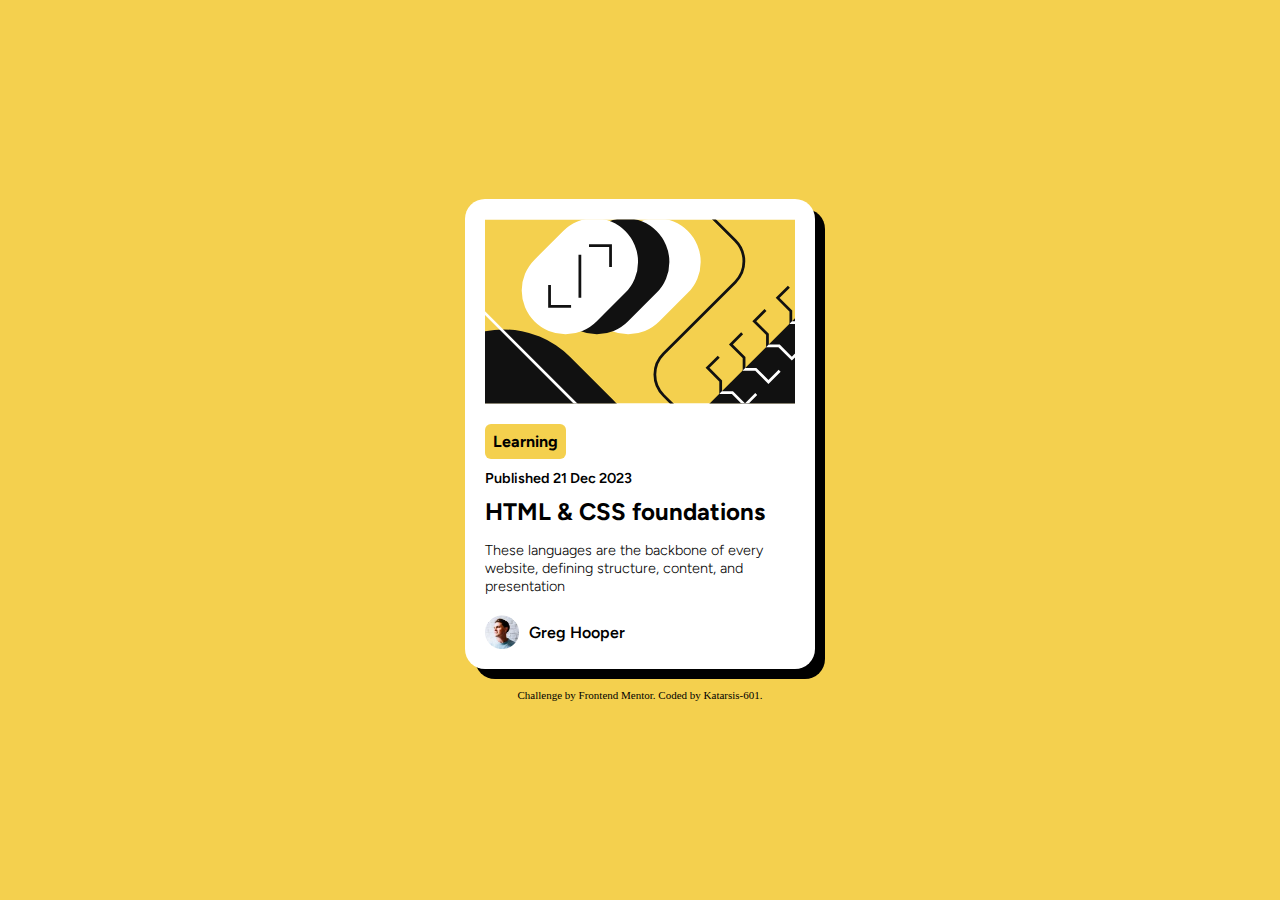
<file: Preview_Card/index.html>
<!DOCTYPE html>
<html lang="en">

<head>
  <meta charset="UTF-8">
  <meta name="viewport" content="width=device-width, initial-scale=1.0">
  <link rel="icon" type="image/png" sizes="32x32" href="./assets/images/favicon-32x32.png">
  <title>Frontend Mentor | Blog preview card</title>
  <link rel="preconnect" href="https://fonts.googleapis.com">
  <link rel="preconnect" href="https://fonts.gstatic.com" crossorigin>
  <link
    href="https://fonts.googleapis.com/css2?family=Figtree:ital,wght@0,300;0,400;0,500;0,600;0,700;0,800;0,900;1,300;1,400;1,500;1,600;1,700;1,800;1,900&display=swap"
    rel="stylesheet">
  <link rel="stylesheet" href="style.css">


</head>

<body>


  <div class="preview-card">
    <div class="content-card">
      <img src="./assets/images/illustration-article.svg" alt="illustration-article" class="card-img">
      <h2 class="card-tag_text">Learning</h2>
      <p class="card-date_text">Published 21 Dec 2023</p>
      <h1 class="card-header_text">HTML & CSS foundations</h1>
      <p class="card-desc_text">These languages are the backbone of every website, defining structure, content, and
        presentation</p>
      <div class="card-publisher">
        <img src="./assets/images/image-avatar.webp" alt="" class="publisher-img">
        <p class="publisher-name">Greg Hooper</p>
      </div>
    </div>

  </div>

  <div class="attribution">
    Challenge by <a href="https://www.frontendmentor.io?ref=challenge" target="_blank">Frontend Mentor</a>.
    Coded by <a href="https://github.com/Katarsis-601" target="_blank">Katarsis-601</a>.
  </div>
</body>

</html>
</file>
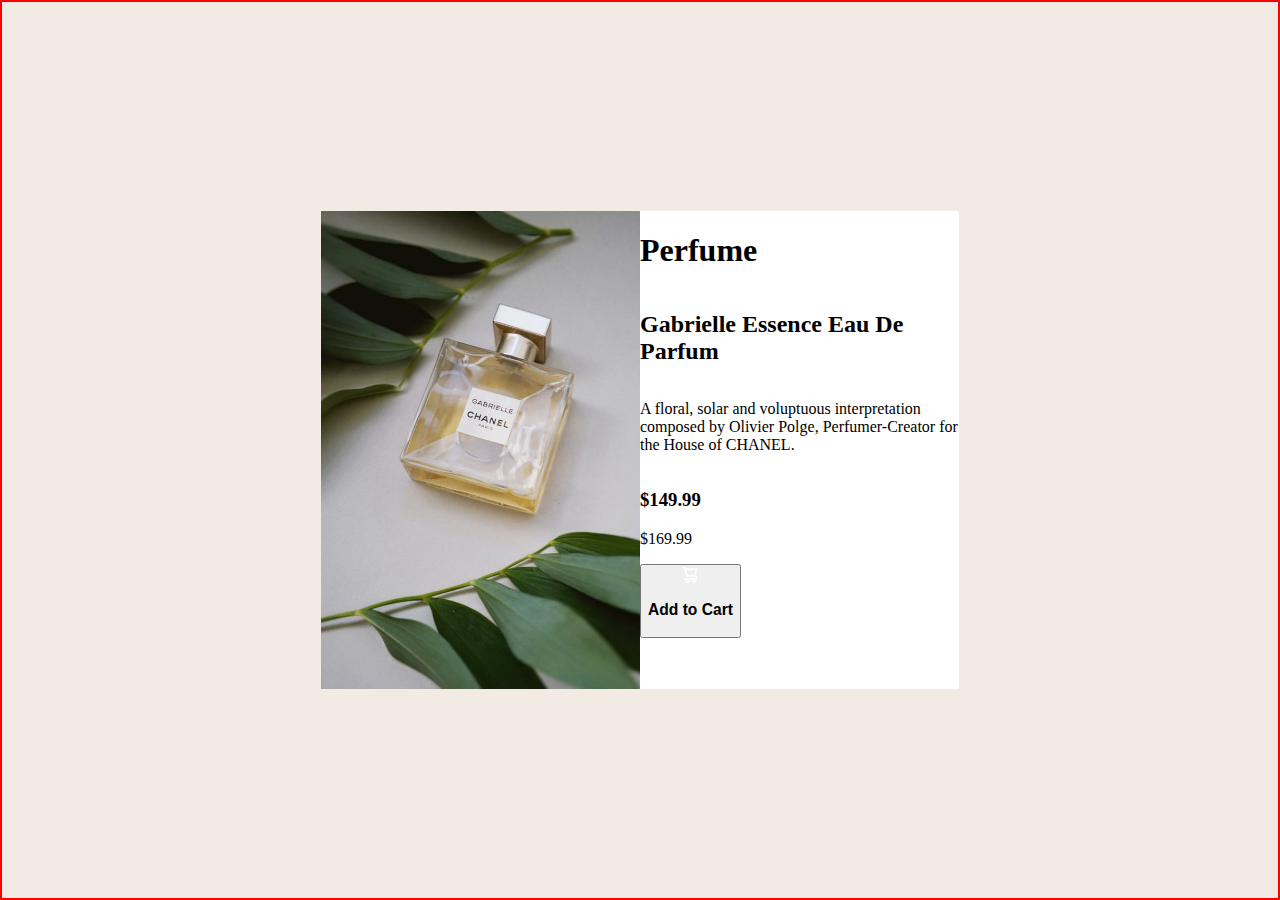
<file: Product_Preview_Card/index.html>
<!DOCTYPE html>
<html lang="en">

<head>
  <meta charset="UTF-8">
  <meta name="viewport" content="width=device-width, initial-scale=1.0">

  <link rel="icon" type="image/png" sizes="32x32" href="./images/favicon-32x32.png">

  <title>Frontend Mentor | Product preview card component</title>
  <link rel="stylesheet" href="style.css">

  <link rel="preconnect" href="https://fonts.googleapis.com">
  <link rel="preconnect" href="https://fonts.gstatic.com" crossorigin>
  <link
    href="https://fonts.googleapis.com/css2?family=Fraunces:opsz,wght@9..144,700&family=Montserrat:wght@400;500;700&display=swap"
    rel="stylesheet">
</head>

<body>




  <div class="box-preview_card">
    <div class="card-content">
      <img src="./images/image-product-desktop.jpg" alt="" class="card-img">
      <div class="content_preview">
        <h1>Perfume</h1>
        <h2>Gabrielle Essence Eau De Parfum</h2>
        <p>A floral, solar and voluptuous interpretation composed by Olivier Polge,
          Perfumer-Creator for the House of CHANEL.
        </p>
        <div class="card-price">
          <h3>$149.99</h3>
          <p>$169.99</p>
        </div>
        <button>
          <img src="./images/icon-cart.svg" alt="">
          <h3>Add to Cart</h3>
        </button>
      </div>
    </div>
  </div>

  <!-- Perfume

  Gabrielle Essence Eau De Parfum

  A floral, solar and voluptuous interpretation composed by Olivier Polge,
  Perfumer-Creator for the House of CHANEL.

  $149.99
  $169.99

  Add to Cart

   -->
  <!-- 
  <div class="attribution">
    Challenge by <a href="https://www.frontendmentor.io?ref=challenge" target="_blank">Frontend Mentor</a>.
    Coded by <a href="#">Your Name Here</a>.
  </div> -->
</body>

</html>
</file>
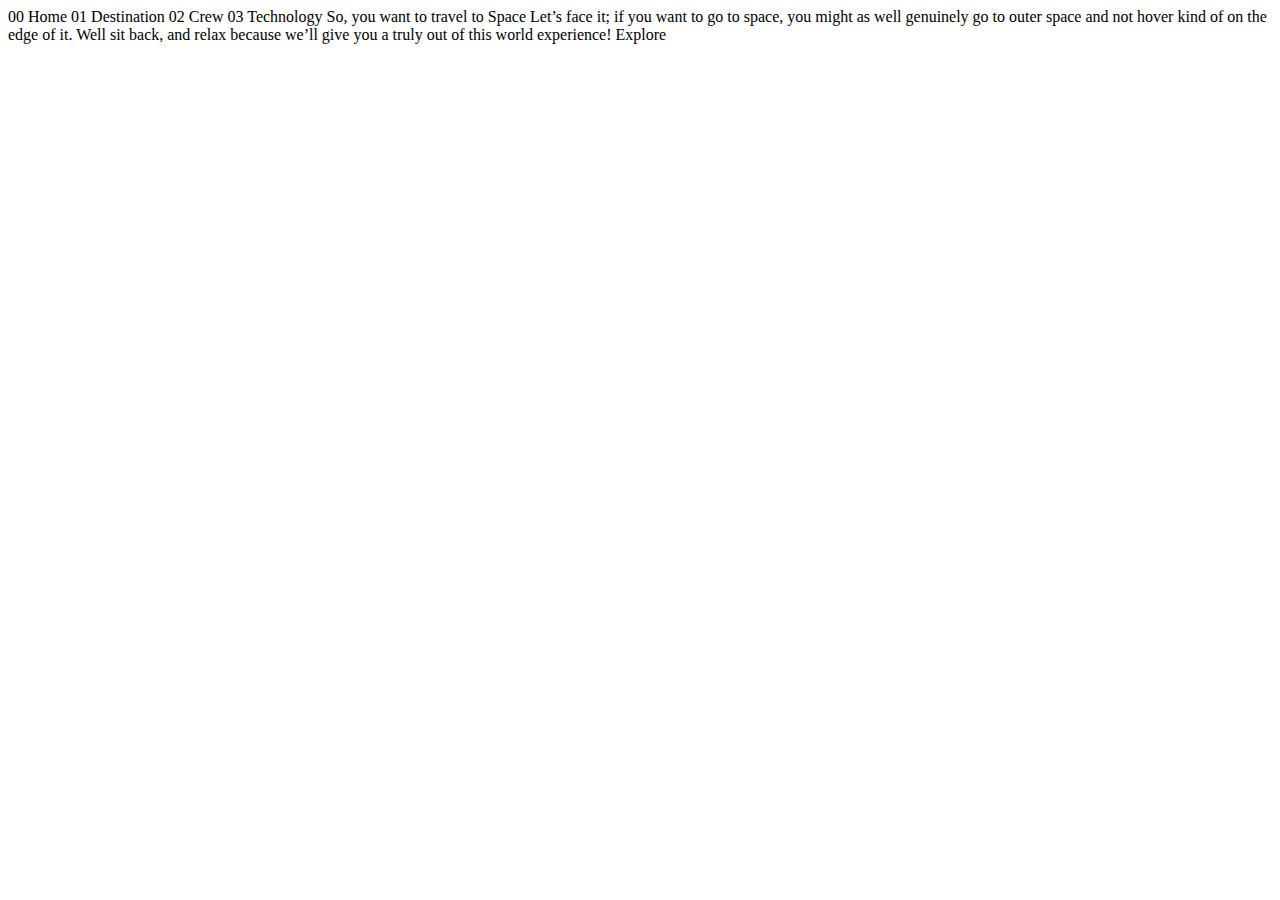
<file: Space_tourism-website/starter-code/index.html>
<!DOCTYPE html>
<html lang="en">
<head>
  <meta charset="UTF-8">
  <meta name="viewport" content="width=device-width, initial-scale=1.0">

  <link rel="icon" type="image/png" sizes="32x32" href="./assets/favicon-32x32.png">
  
  <title>Frontend Mentor | Space tourism website</title>
</head>
<body>

  00 Home
  01 Destination
  02 Crew
  03 Technology

  So, you want to travel to
  Space
  Let’s face it; if you want to go to space, you might as well genuinely go to 
  outer space and not hover kind of on the edge of it. Well sit back, and relax 
  because we’ll give you a truly out of this world experience!

  Explore

</body>
</html>
</file>
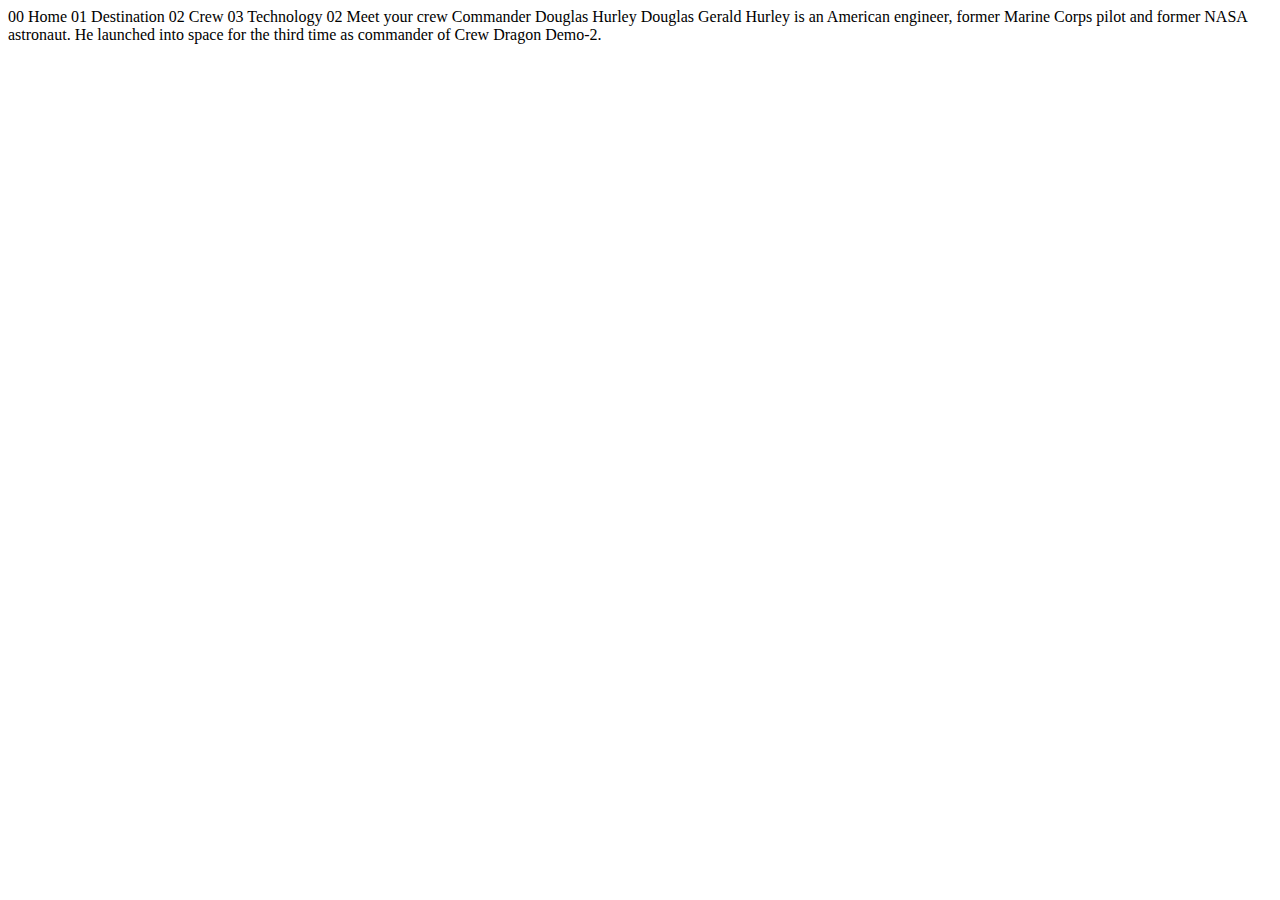
<file: Space_tourism-website/starter-code/crew-commander.html>
<!DOCTYPE html>
<html lang="en">
<head>
  <meta charset="UTF-8">
  <meta name="viewport" content="width=device-width, initial-scale=1.0">

  <link rel="icon" type="image/png" sizes="32x32" href="./assets/favicon-32x32.png">
  
  <title>Frontend Mentor | Space tourism website</title>
</head>
<body>

  00 Home
  01 Destination
  02 Crew
  03 Technology

  02 Meet your crew

  Commander
  Douglas Hurley

  Douglas Gerald Hurley is an American engineer, former Marine Corps pilot 
  and former NASA astronaut. He launched into space for the third time as 
  commander of Crew Dragon Demo-2.
</body>
</html>
</file>
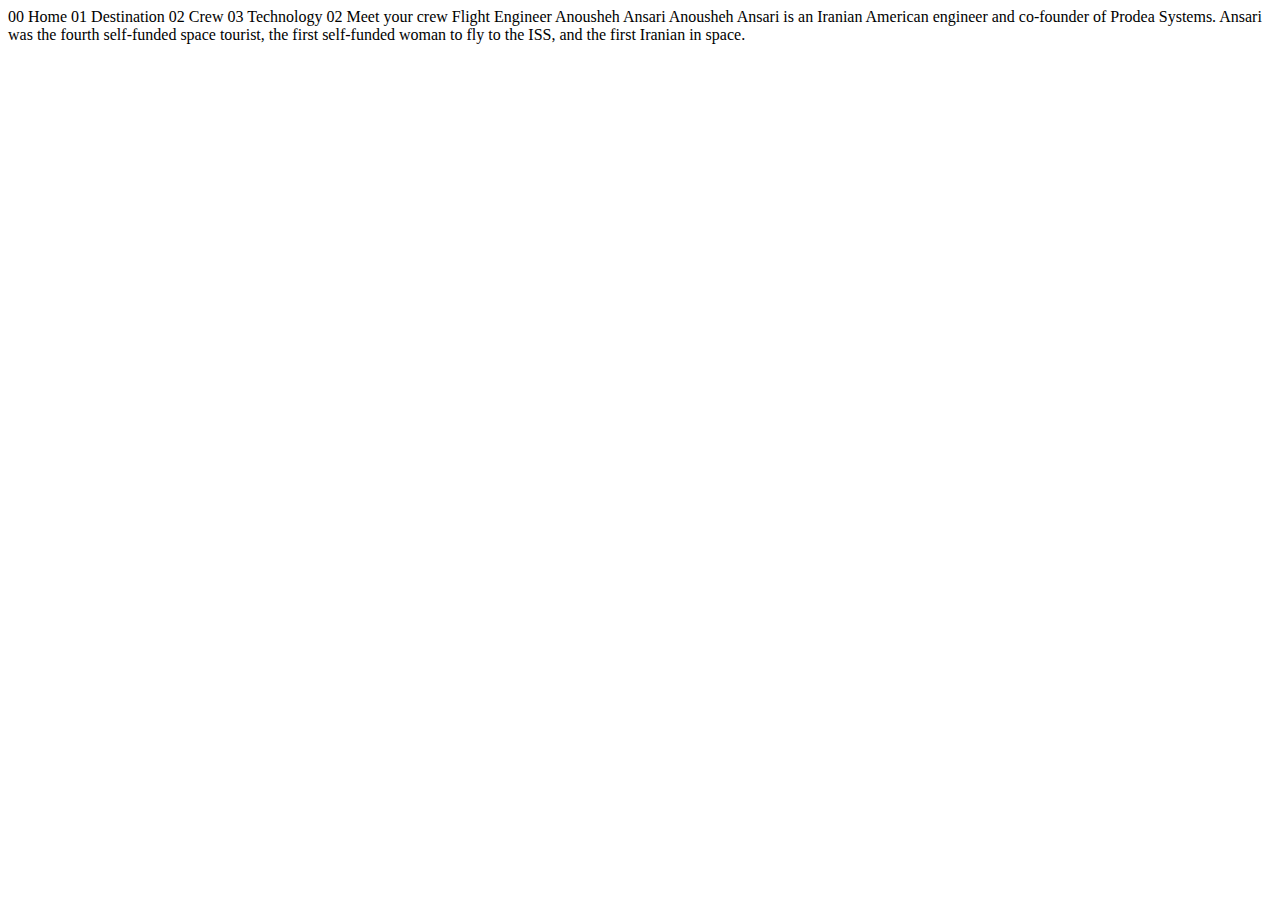
<file: Space_tourism-website/starter-code/crew-engineer.html>
<!DOCTYPE html>
<html lang="en">
<head>
  <meta charset="UTF-8">
  <meta name="viewport" content="width=device-width, initial-scale=1.0">

  <link rel="icon" type="image/png" sizes="32x32" href="./assets/favicon-32x32.png">
  
  <title>Frontend Mentor | Space tourism website</title>
</head>
<body>

  00 Home
  01 Destination
  02 Crew
  03 Technology

  02 Meet your crew

  Flight Engineer
  Anousheh Ansari

  Anousheh Ansari is an Iranian American engineer and co-founder of Prodea Systems. 
  Ansari was the fourth self-funded space tourist, the first self-funded woman to 
  fly to the ISS, and the first Iranian in space. 
</body>
</html>
</file>
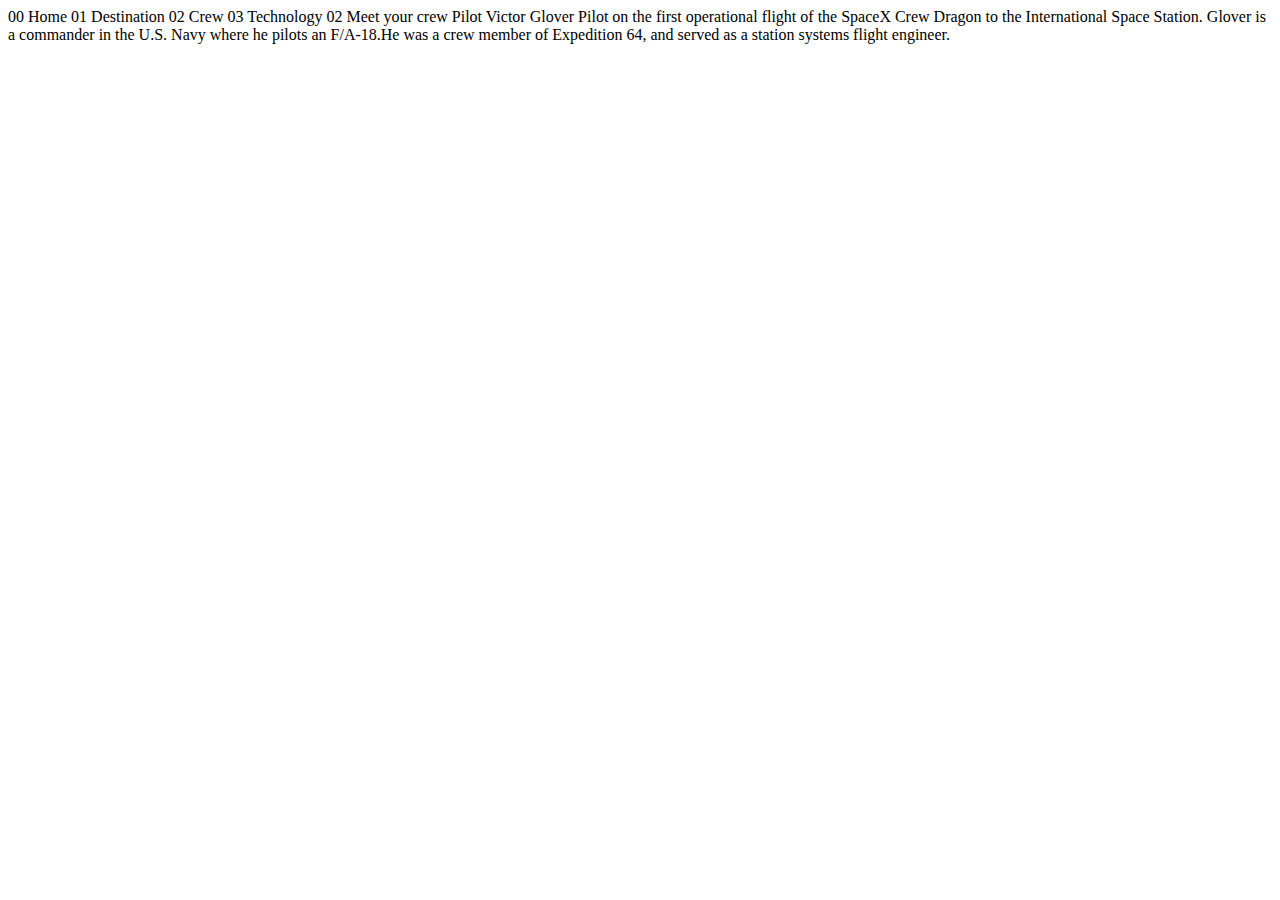
<file: Space_tourism-website/starter-code/crew-pilot.html>
<!DOCTYPE html>
<html lang="en">
<head>
  <meta charset="UTF-8">
  <meta name="viewport" content="width=device-width, initial-scale=1.0">

  <link rel="icon" type="image/png" sizes="32x32" href="./assets/favicon-32x32.png">
  
  <title>Frontend Mentor | Space tourism website</title>
</head>
<body>

  00 Home
  01 Destination
  02 Crew
  03 Technology

  02 Meet your crew

  Pilot
  Victor Glover

  Pilot on the first operational flight of the SpaceX Crew Dragon to the 
  International Space Station. Glover is a commander in the U.S. Navy where 
  he pilots an F/A-18.He was a crew member of Expedition 64, and served as a 
  station systems flight engineer. 
</body>
</html>
</file>
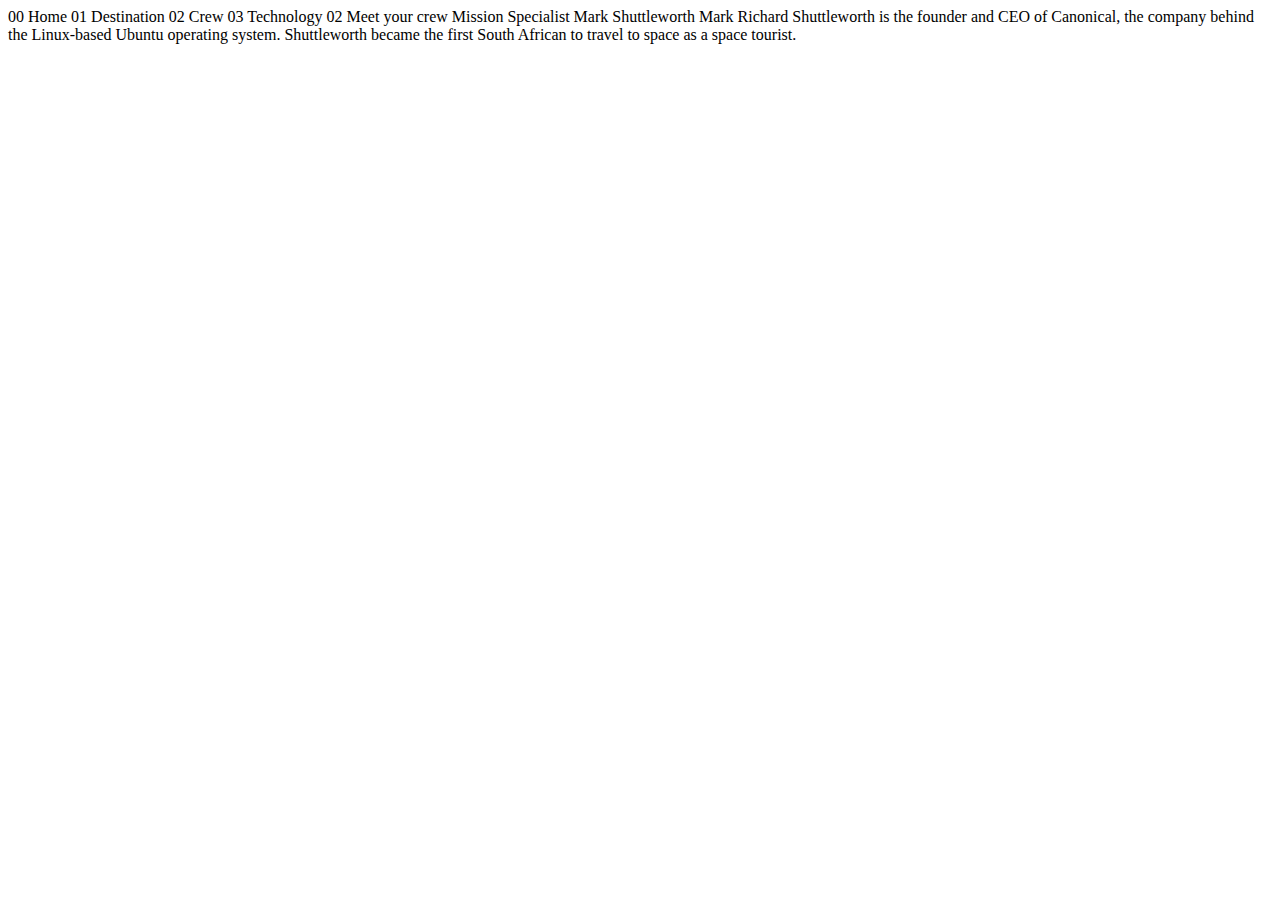
<file: Space_tourism-website/starter-code/crew-specialist.html>
<!DOCTYPE html>
<html lang="en">
<head>
  <meta charset="UTF-8">
  <meta name="viewport" content="width=device-width, initial-scale=1.0">

  <link rel="icon" type="image/png" sizes="32x32" href="./assets/favicon-32x32.png">
  
  <title>Frontend Mentor | Space tourism website</title>
</head>
<body>

  00 Home
  01 Destination
  02 Crew
  03 Technology

  02 Meet your crew

  Mission Specialist
  Mark Shuttleworth

  Mark Richard Shuttleworth is the founder and CEO of Canonical, the company behind 
  the Linux-based Ubuntu operating system. Shuttleworth became the first South 
  African to travel to space as a space tourist.
</body>
</html>
</file>
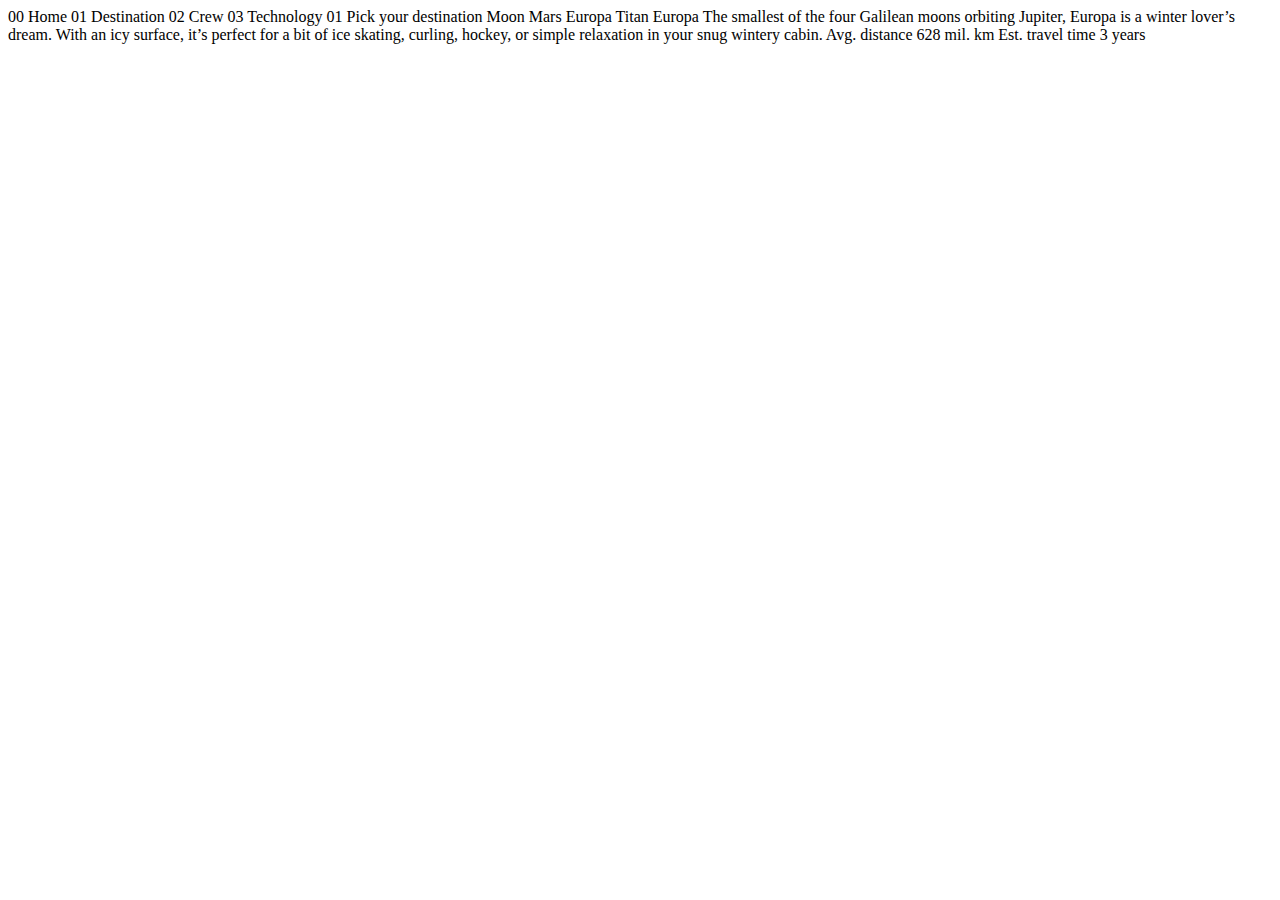
<file: Space_tourism-website/starter-code/destination-europa.html>
<!DOCTYPE html>
<html lang="en">
<head>
  <meta charset="UTF-8">
  <meta name="viewport" content="width=device-width, initial-scale=1.0">

  <link rel="icon" type="image/png" sizes="32x32" href="./assets/favicon-32x32.png">
  
  <title>Frontend Mentor | Space tourism website</title>
</head>
<body>

  00 Home
  01 Destination
  02 Crew
  03 Technology

  01 Pick your destination

  Moon
  Mars
  Europa
  Titan

  Europa

  The smallest of the four Galilean moons orbiting Jupiter, Europa is a 
  winter lover’s dream. With an icy surface, it’s perfect for a bit of 
  ice skating, curling, hockey, or simple relaxation in your snug 
  wintery cabin.

  Avg. distance
  628 mil. km

  Est. travel time
  3 years
</body>
</html>
</file>
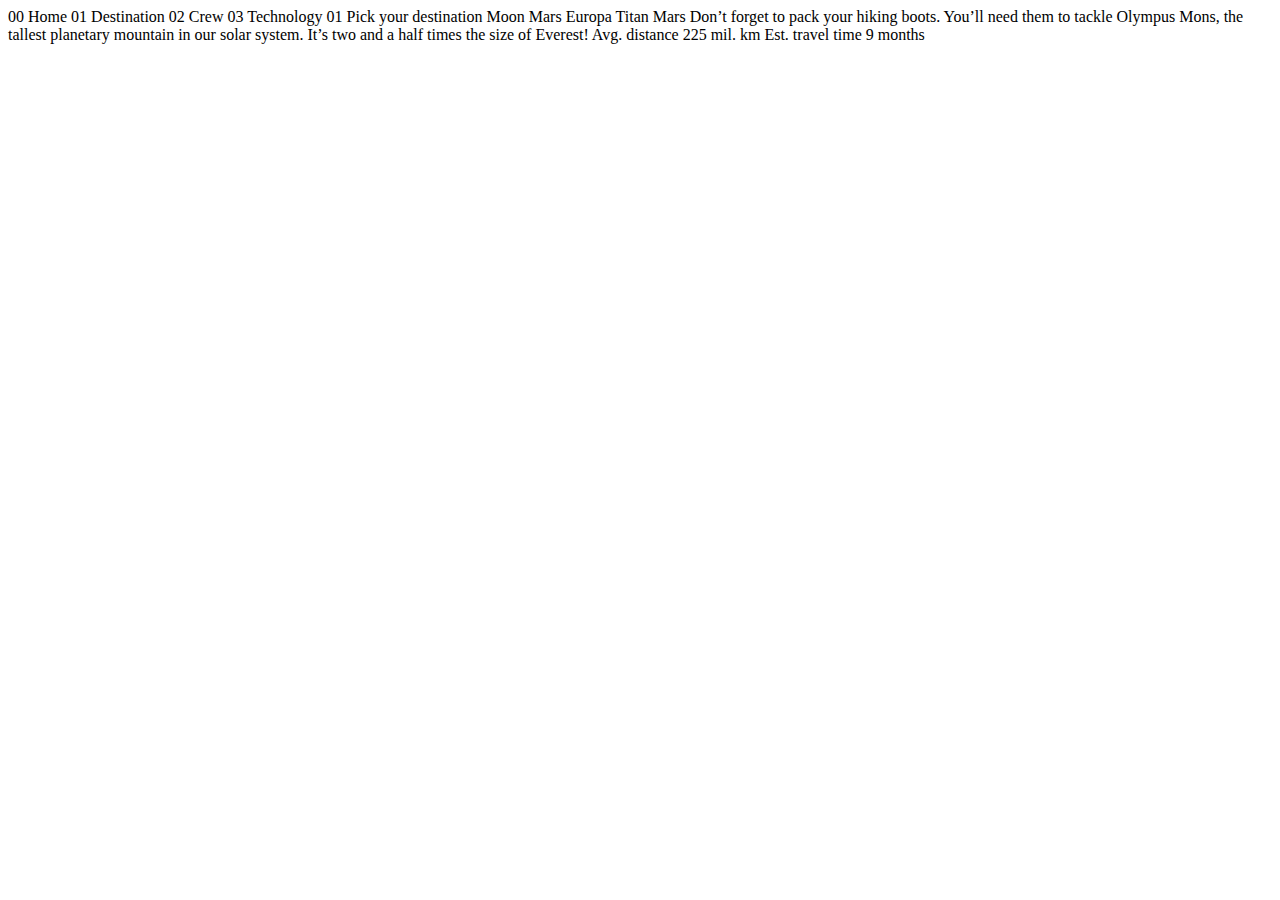
<file: Space_tourism-website/starter-code/destination-mars.html>
<!DOCTYPE html>
<html lang="en">
<head>
  <meta charset="UTF-8">
  <meta name="viewport" content="width=device-width, initial-scale=1.0">

  <link rel="icon" type="image/png" sizes="32x32" href="./assets/favicon-32x32.png">
  
  <title>Frontend Mentor | Space tourism website</title>
</head>
<body>

  00 Home
  01 Destination
  02 Crew
  03 Technology

  01 Pick your destination

  Moon
  Mars
  Europa
  Titan

  Mars

  Don’t forget to pack your hiking boots. You’ll need them to tackle Olympus Mons, 
  the tallest planetary mountain in our solar system. It’s two and a half times 
  the size of Everest!

  Avg. distance
  225 mil. km

  Est. travel time
  9 months
</body>
</html>
</file>
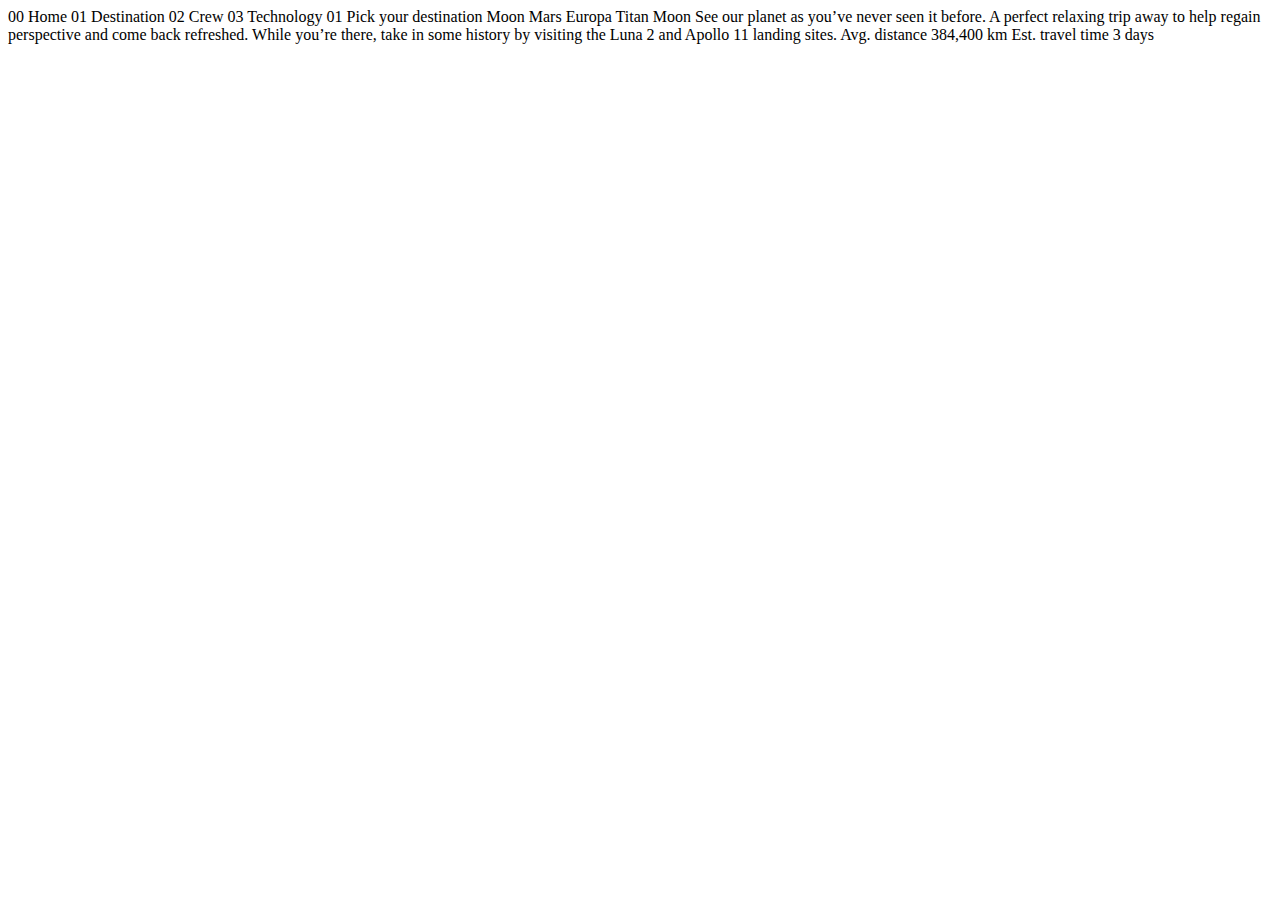
<file: Space_tourism-website/starter-code/destination-moon.html>
<!DOCTYPE html>
<html lang="en">
<head>
  <meta charset="UTF-8">
  <meta name="viewport" content="width=device-width, initial-scale=1.0">

  <link rel="icon" type="image/png" sizes="32x32" href="./assets/favicon-32x32.png">
  
  <title>Frontend Mentor | Space tourism website</title>
</head>
<body>

  00 Home
  01 Destination
  02 Crew
  03 Technology

  01 Pick your destination

  Moon
  Mars
  Europa
  Titan

  Moon

  See our planet as you’ve never seen it before. A perfect relaxing trip away to help 
  regain perspective and come back refreshed. While you’re there, take in some history 
  by visiting the Luna 2 and Apollo 11 landing sites.

  Avg. distance
  384,400 km

  Est. travel time
  3 days
</body>
</html>
</file>
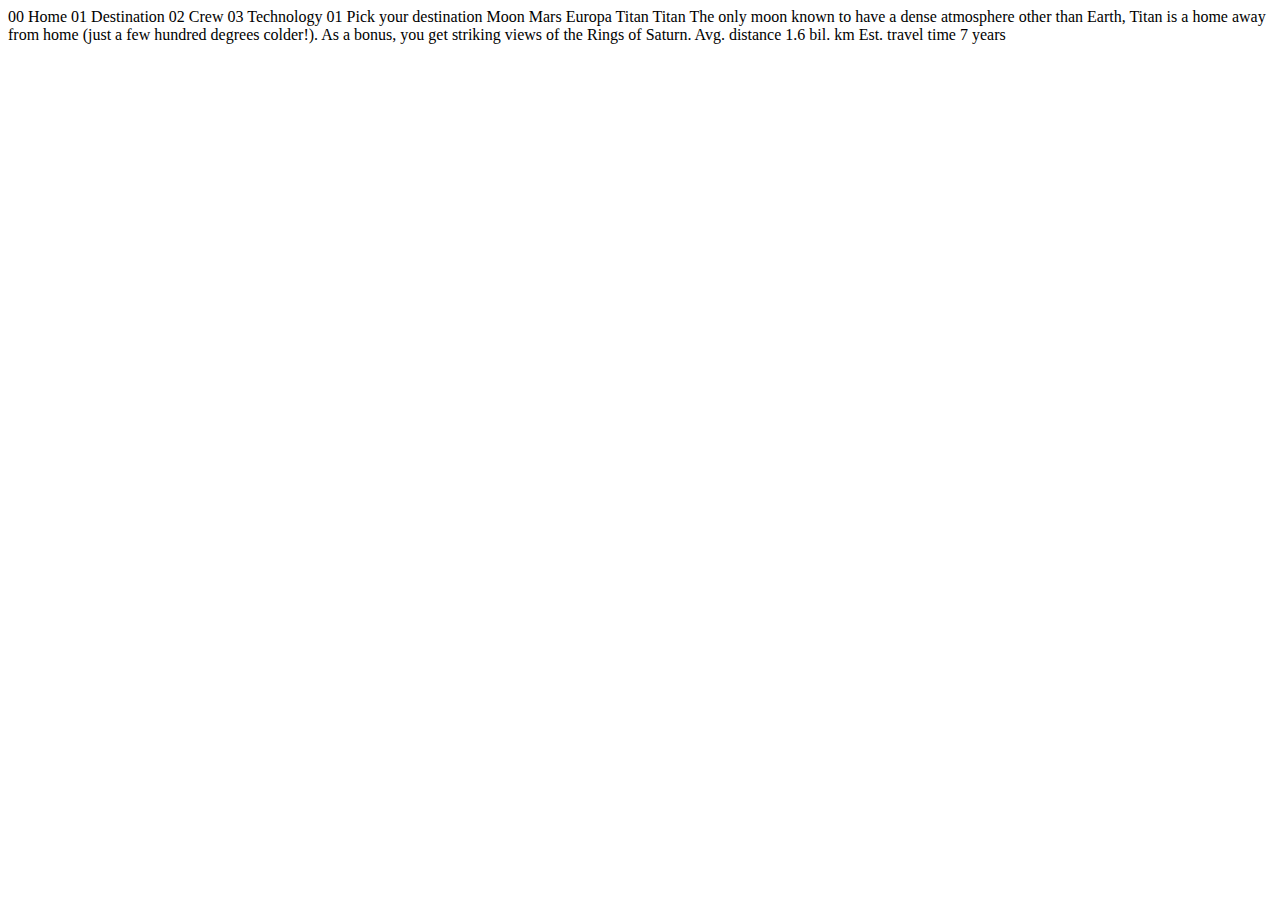
<file: Space_tourism-website/starter-code/destination-titan.html>
<!DOCTYPE html>
<html lang="en">
<head>
  <meta charset="UTF-8">
  <meta name="viewport" content="width=device-width, initial-scale=1.0">

  <link rel="icon" type="image/png" sizes="32x32" href="./assets/favicon-32x32.png">
  
  <title>Frontend Mentor | Space tourism website</title>
</head>
<body>

  00 Home
  01 Destination
  02 Crew
  03 Technology

  01 Pick your destination

  Moon
  Mars
  Europa
  Titan

  Titan

  The only moon known to have a dense atmosphere other than Earth, Titan 
  is a home away from home (just a few hundred degrees colder!). As a 
  bonus, you get striking views of the Rings of Saturn.

  Avg. distance
  1.6 bil. km

  Est. travel time
  7 years
</body>
</html>
</file>
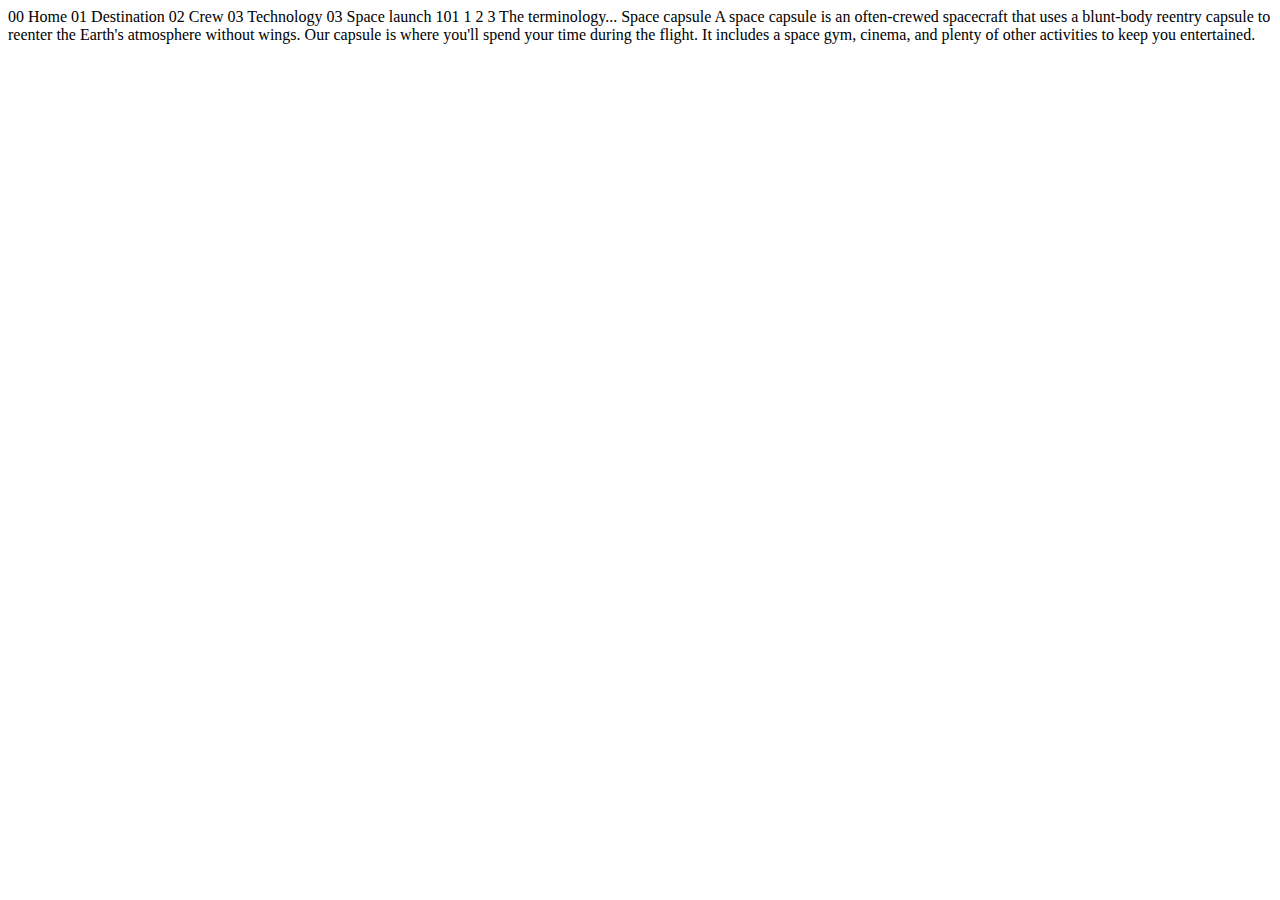
<file: Space_tourism-website/starter-code/technology-capsule.html>
<!DOCTYPE html>
<html lang="en">
<head>
  <meta charset="UTF-8">
  <meta name="viewport" content="width=device-width, initial-scale=1.0">

  <link rel="icon" type="image/png" sizes="32x32" href="./assets/favicon-32x32.png">
  
  <title>Frontend Mentor | Space tourism website</title>
</head>
<body>

  00 Home
  01 Destination
  02 Crew
  03 Technology

  03 Space launch 101

  1
  2
  3

  The terminology...
  Space capsule

  A space capsule is an often-crewed spacecraft that uses a blunt-body reentry 
  capsule to reenter the Earth's atmosphere without wings. Our capsule is where 
  you'll spend your time during the flight. It includes a space gym, cinema, 
  and plenty of other activities to keep you entertained.
</body>
</html>
</file>
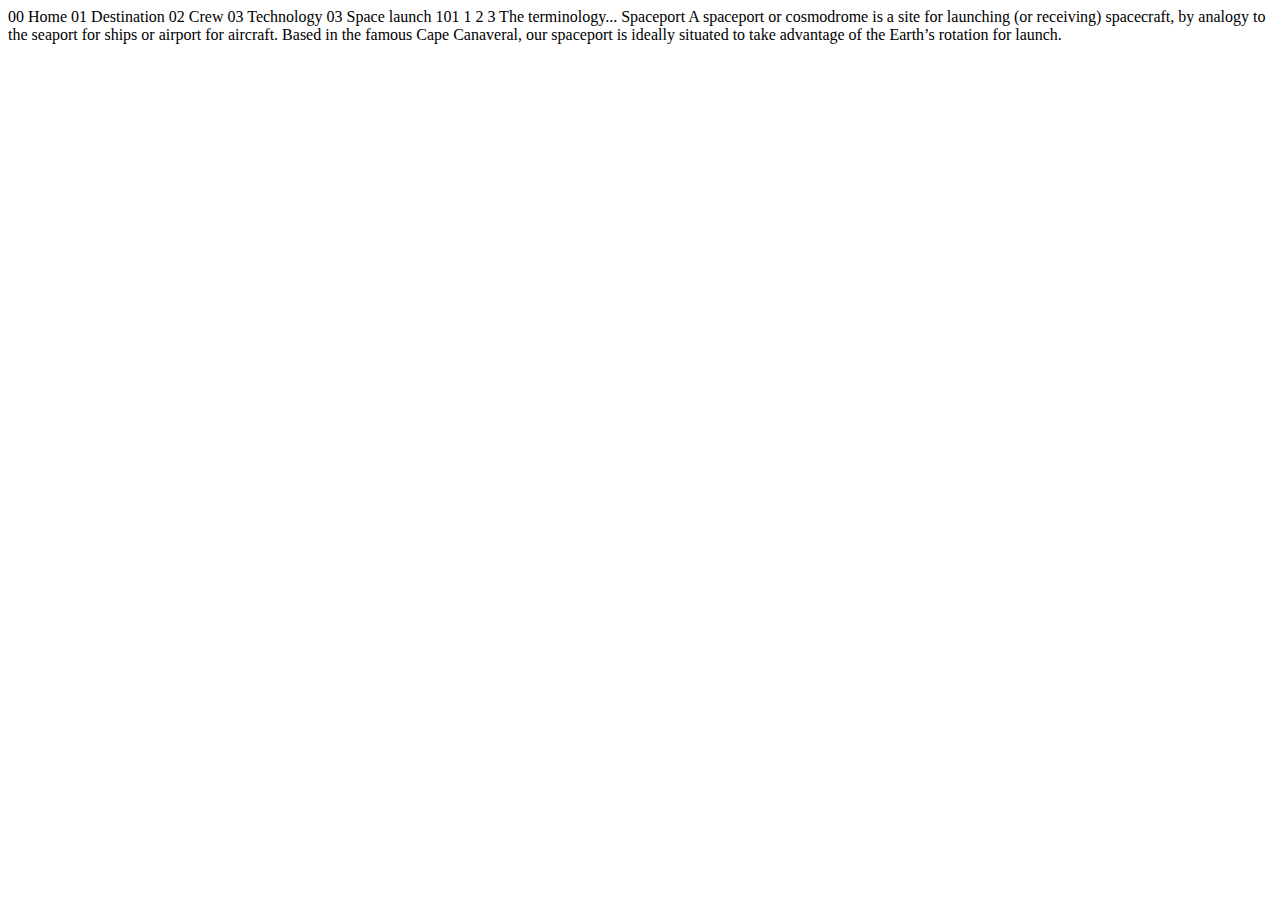
<file: Space_tourism-website/starter-code/technology-spaceport.html>
<!DOCTYPE html>
<html lang="en">
<head>
  <meta charset="UTF-8">
  <meta name="viewport" content="width=device-width, initial-scale=1.0">

  <link rel="icon" type="image/png" sizes="32x32" href="./assets/favicon-32x32.png">
  
  <title>Frontend Mentor | Space tourism website</title>
</head>
<body>

  00 Home
  01 Destination
  02 Crew
  03 Technology

  03 Space launch 101

  1
  2
  3

  The terminology...
  Spaceport

  A spaceport or cosmodrome is a site for launching (or receiving) spacecraft, 
  by analogy to the seaport for ships or airport for aircraft. Based in the 
  famous Cape Canaveral, our spaceport is ideally situated to take advantage 
  of the Earth’s rotation for launch.
</body>
</html>
</file>
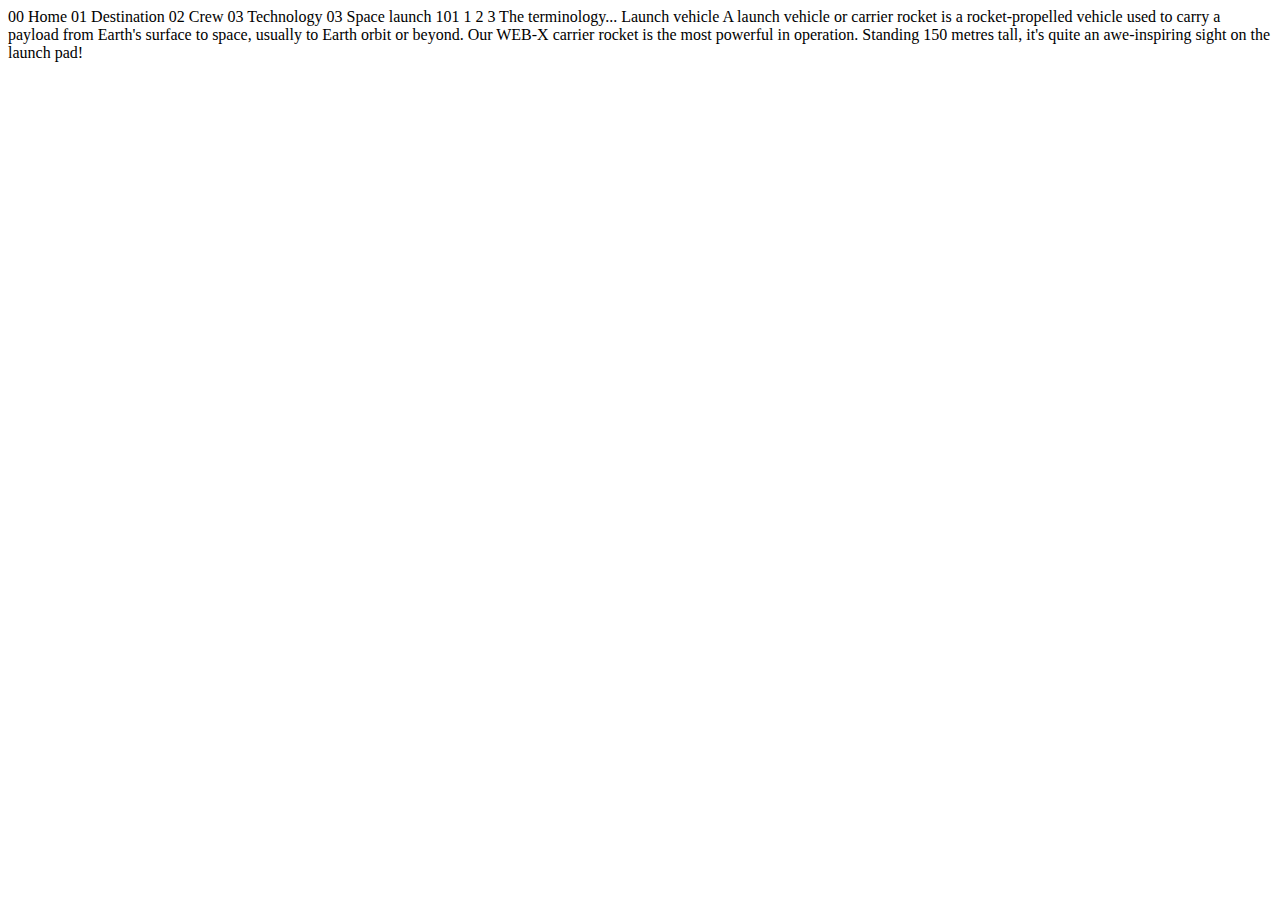
<file: Space_tourism-website/starter-code/technology-vehicle.html>
<!DOCTYPE html>
<html lang="en">
<head>
  <meta charset="UTF-8">
  <meta name="viewport" content="width=device-width, initial-scale=1.0">

  <link rel="icon" type="image/png" sizes="32x32" href="./assets/favicon-32x32.png">
  
  <title>Frontend Mentor | Space tourism website</title>
</head>
<body>

  00 Home
  01 Destination
  02 Crew
  03 Technology

  03 Space launch 101

  1
  2
  3

  The terminology...
  Launch vehicle

  A launch vehicle or carrier rocket is a rocket-propelled vehicle used to carry a 
  payload from Earth's surface to space, usually to Earth orbit or beyond. Our 
  WEB-X carrier rocket is the most powerful in operation. Standing 150 metres tall, 
  it's quite an awe-inspiring sight on the launch pad!
</body>
</html>
</file>
<file: Preview_Card/style.css>
:root {
  --yellow: hsl(47, 88%, 63%);
}
* {
  box-sizing: border-box;
  margin: 0;
}
a {
  text-decoration: none;
  color: inherit;
}

.attribution {
  margin-top: 20px;
  font-size: 11px;
  text-align: center;
}

body {
  display: flex;
  flex-direction: column;
  margin: 0 auto;
  justify-content: center;
  align-items: center;
  max-width: 1440px;
  min-height: 100dvh;
  background-color: var(--yellow);
  font-family: 1em;
}

.preview-card {
  box-shadow: 10px 10px;
  max-width: 350px;
  font-family: "Figtree", sans-serif;
  background-color: white;
  border-radius: 20px;
}

.content-card {
  display: flex;
  flex-direction: column;
  align-items: flex-start;
  justify-content: center;
  padding: 20px;
}

.card-img {
  max-width: 100%;
}

.card-tag_text {
  margin: 20px 0 10px 0;
  border-radius: 6px;
  font-weight: bolder;
  padding: 8px;
  font-size: 100%;
  cursor: pointer;
  background-color: var(--yellow);
}
.card-date_text {
  font-size: 90%;
  font-weight: 600;
}
.card-header_text {
  font-size: 150%;
  margin: 10px 0 15px 0;
}
.card-desc_text {
  font-weight: 300;
  font-size: 90%;
  margin-bottom: 20px;
}

.card-publisher {
  display: flex;
  align-items: center;
  gap: 10px;
}
.publisher-img {
  width: 20%;
}
.publisher-name {
  font-weight: 600;
  font-size: 100%;
}
</file>
<file: Product_Preview_Card/style.css>
:root {
  --dark_cyan: hsl(158, 36%, 37%);
  --cream: hsl(30, 38%, 92%);
}

.attribution {
  font-size: 11px;
  text-align: center;
}

.attribution a {
  color: hsl(228, 45%, 44%);
}
* {
  box-sizing: border-box;
}
body {
  max-width: 1440px;
  display: flex;
  border: 2px solid red;
  font-size: 1em;
  justify-content: center;
  align-items: center;
  min-height: 100dvh;
  margin: 0;
  background-color: hsl(30, 38%, 92%);
}

.box-preview_card {
  max-width: 50%;

  display: flex;
  align-items: center;
  justify-content: center;
}
.card-content {
  display: flex;
  flex-direction: row;
  justify-content: center;
}
.card-img {
  max-width: 50%;
}
.content_preview {
  display: flex;
  flex-direction: column;
  align-items: flex-start;
  background-color: white;
}
</file>
